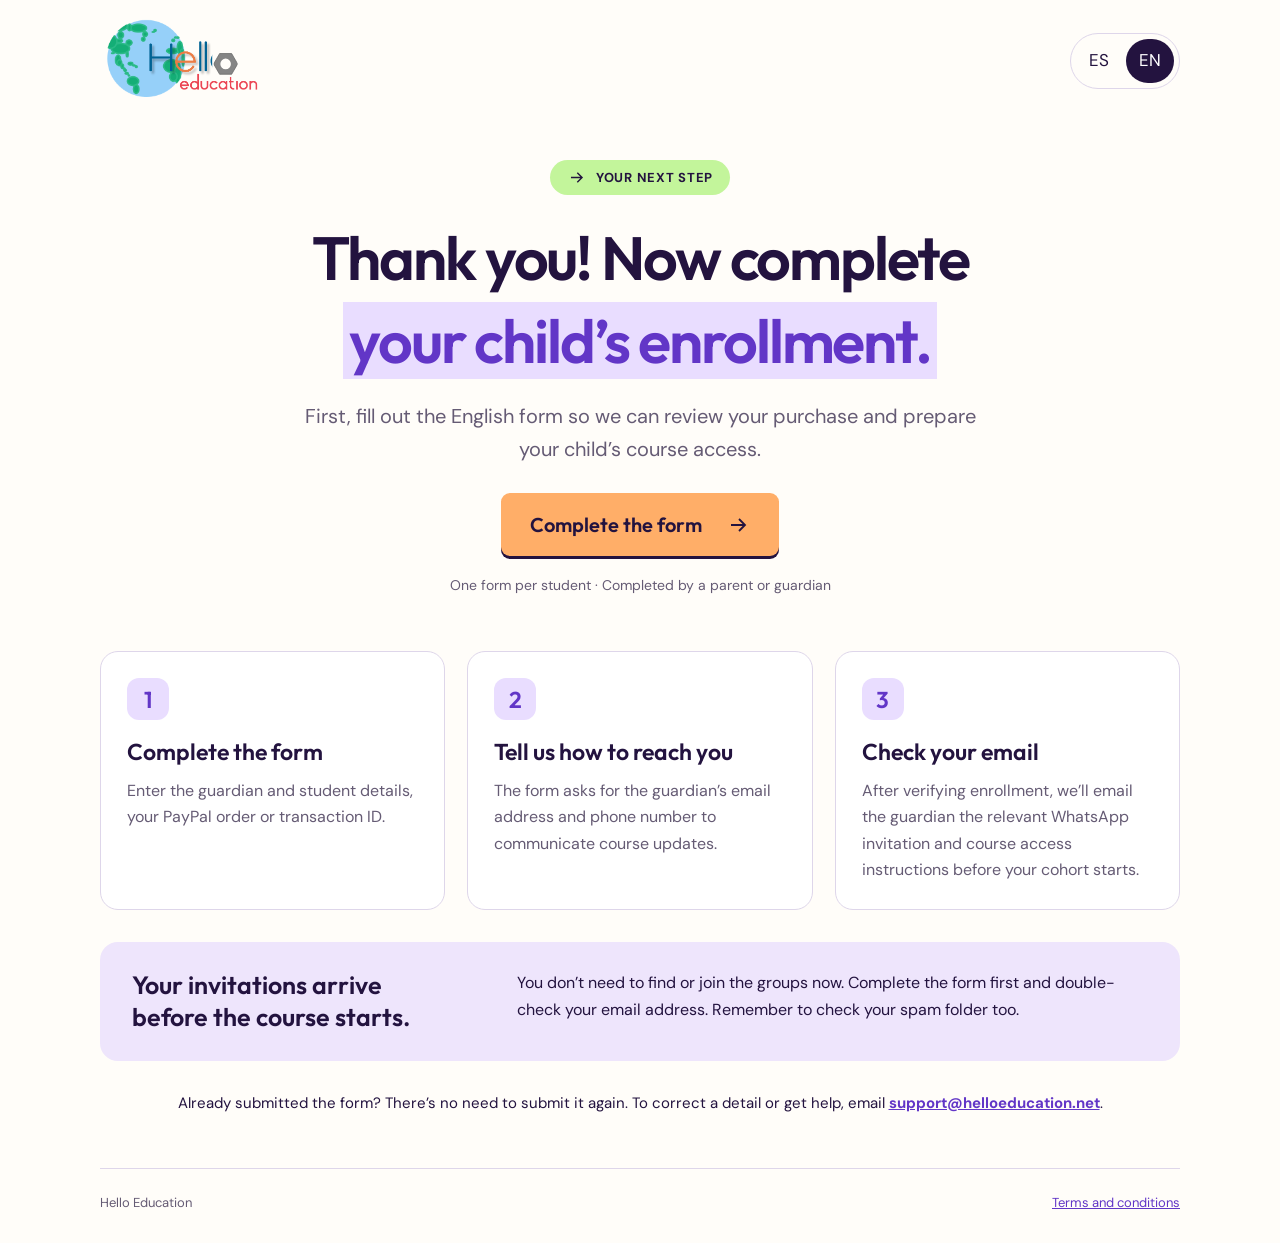
<file: index.html>
<!DOCTYPE html>

<html lang="en">
<head>
<meta charset="utf-8"/>
<meta content="width=device-width,initial-scale=1" name="viewport"/>
<meta content="noindex, nofollow" name="robots"/>
<meta content="strict-origin-when-cross-origin" name="referrer"/>
<title>Thank you | Complete enrollment — Hello Education</title>
<link href="thank-you-assets/world.png" rel="icon" type="image/png"/>
<link href="thank-you-assets/style.css" rel="stylesheet"/>
<script defer="" src="thank-you-assets/config.js"></script>
<script defer="" src="thank-you-assets/page.js"></script>
<script defer src="tracking.js"></script>
  <!-- Google tag (gtag.js) -->
<script async src="https://www.googletagmanager.com/gtag/js?id=G-BK0WB74GTM"></script>
<script>
  window.dataLayer = window.dataLayer || [];
  function gtag(){dataLayer.push(arguments);}
  gtag('js', new Date());

  gtag('config', 'G-BK0WB74GTM');
</script>
</head>
<body data-page-type="thank-you">
<div class="wrap">
<header>
<a aria-label="Hello Education" class="brand" href="/">
<img alt="Hello Education" height="100" src="thank-you-assets/hello-logo.svg" width="170"/></a>
<nav aria-label="Language" class="languages"><a href="/gracias" hreflang="es" lang="es">ES</a>
<a aria-current="page" href="/" hreflang="en" lang="en">EN</a></nav>
</header>
<main>
<section class="hero">
<span class="eyebrow">
<svg aria-hidden="true" fill="none" stroke="currentColor" stroke-width="1.8" viewbox="0 0 24 24">
<path d="M5 12h14M13 6l6 6-6 6"></path>
</svg>YOUR NEXT STEP</span>
<h1>Thank you! Now complete<br/><mark>your child’s enrollment.</mark></h1>
<p class="intro">First, fill out the English form so we can review your purchase and prepare your child’s course access.</p>
<a aria-disabled="true" class="button" data-form-link="" role="link" tabindex="0" data-track="registration-form" data-form-language="en">Complete the form<svg aria-hidden="true" fill="none" stroke="currentColor" stroke-width="1.8" viewbox="0 0 24 24">
<path d="M5 12h14M13 6l6 6-6 6"></path></svg></a>
<p class="micro">One form per student · Completed by a parent or guardian</p>
<p class="fallback" data-unavailable="" tabindex="-1">Unable to open the form? Email <a href="mailto:support@helloeducation.net">support@helloeducation.net</a> and we’ll help you complete enrollment.</p>
<noscript><p>To access the form from this page, enable JavaScript or request the link at support@helloeducation.net.</p></noscript>
</section>
<section aria-label="Next steps" class="steps">
<article class="card"><span aria-hidden="true" class="num">1</span>
<h2>Complete the form</h2>
<p>Enter the guardian and student details, your PayPal order or transaction ID.</p>
</article>
<article class="card">
<span aria-hidden="true" class="num">2</span>
<h2>Tell us how to reach you</h2>
<p>The form asks for the guardian’s email address and phone number to communicate course updates.</p></article><article class="card"><span aria-hidden="true" class="num">3</span><h2>Check your email</h2><p>After verifying enrollment, we’ll email the guardian the relevant WhatsApp invitation and course access instructions before your cohort starts.</p></article></section><aside class="notice"><h2>Your invitations arrive<br/>before the course starts.</h2><p>You don’t need to find or join the groups now. Complete the form first and double-check your email address. Remember to check your spam folder too.</p></aside><p class="help">Already submitted the form? There’s no need to submit it again. To correct a detail or get help, email <a href="mailto:support@helloeducation.net">support@helloeducation.net</a>.</p></main><footer><span>Hello Education</span><a href="https://terms-conditions-helloeducation.netlify.app/?lang=en">Terms and conditions</a></footer></div></body></html>
</file>
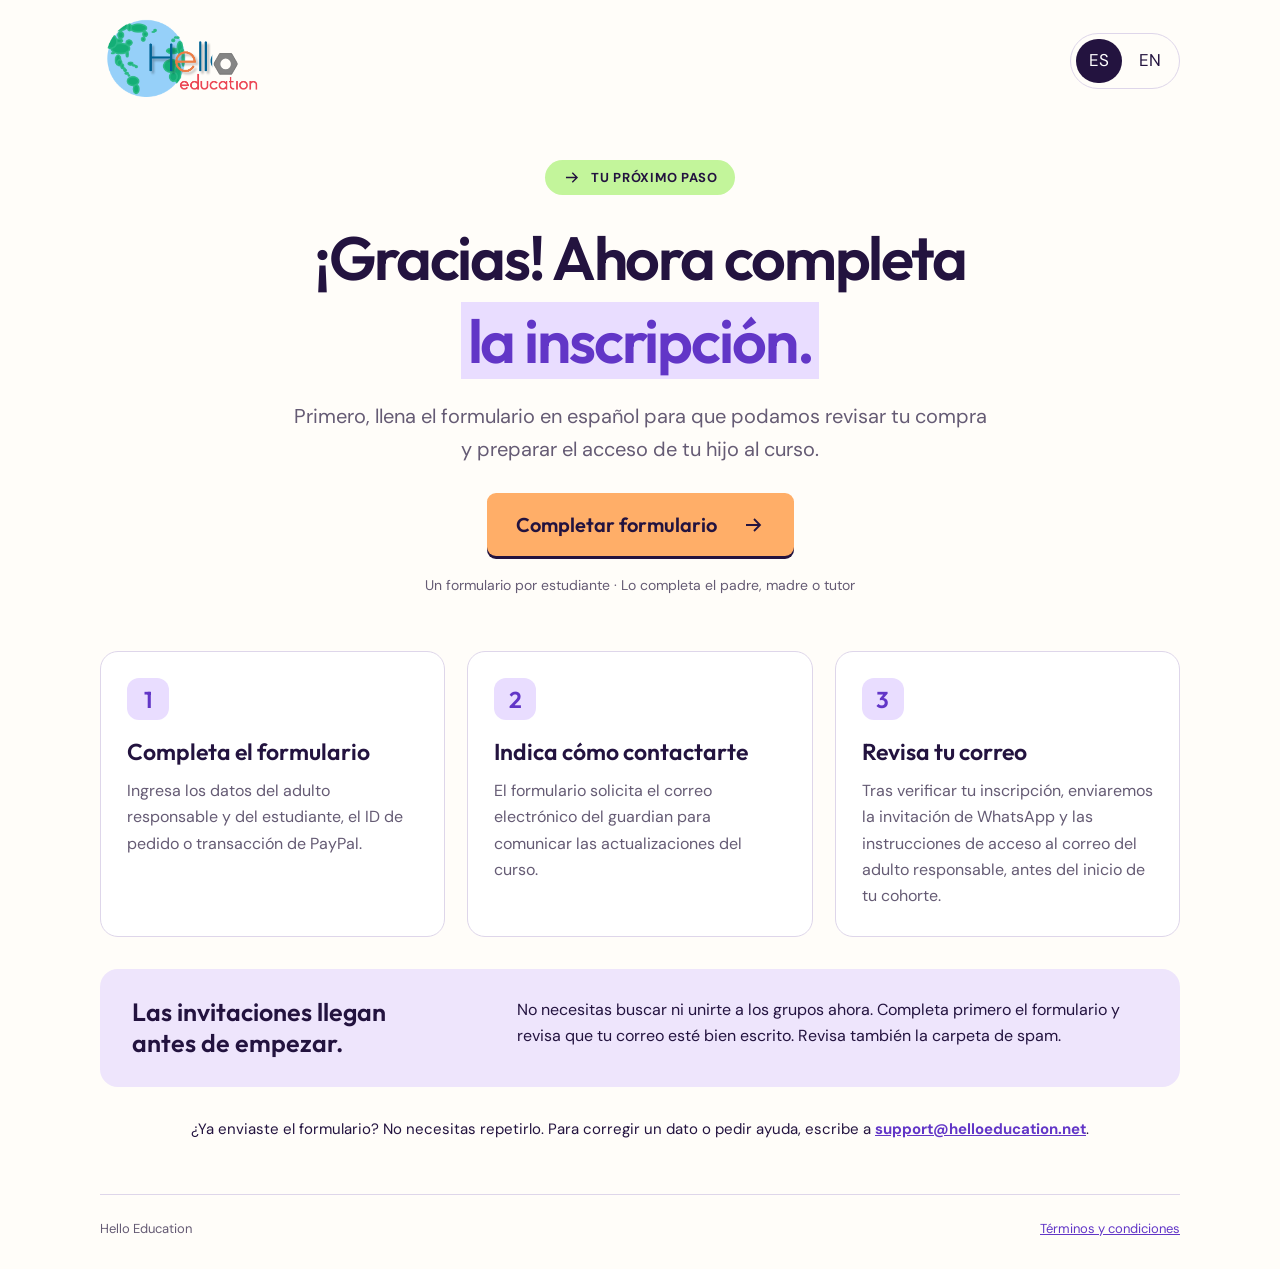
<file: gracias.html>
<!DOCTYPE html>

<html lang="es">
  <head>
    <meta charset="utf-8"/>
    <meta content="width=device-width,initial-scale=1" name="viewport"/>
    <meta content="noindex, nofollow" name="robots"/>
    <meta content="strict-origin-when-cross-origin" name="referrer"/>
    <title>Gracias | Completa tu inscripción — Hello Education</title>
    <link href="thank-you-assets/world.png" rel="icon" type="image/png"/>
    <link href="thank-you-assets/style.css" rel="stylesheet"/>
    <script defer="" src="thank-you-assets/config.js"></script>
    <script defer="" src="thank-you-assets/page.js"></script>
    <script defer src="tracking.js"></script>
    <!-- Google tag (gtag.js) -->
<script async src="https://www.googletagmanager.com/gtag/js?id=G-BK0WB74GTM"></script>
<script>
  window.dataLayer = window.dataLayer || [];
  function gtag(){dataLayer.push(arguments);}
  gtag('js', new Date());

  gtag('config', 'G-BK0WB74GTM');
</script>
  </head>
<body data-page-type="thank-you">
<div class="wrap">
<header>
<a aria-label="Hello Education" class="brand" href="/">
<img alt="Hello Education" height="100" src="thank-you-assets/hello-logo.svg" width="170"/>
</a>
<nav aria-label="Idioma" class="languages">
<a aria-current="page" href="/gracias" hreflang="es" lang="es">ES</a>
<a href="/" hreflang="en" lang="en">EN</a>
</nav>
</header>
<main>
<section class="hero">
<span class="eyebrow">
<svg aria-hidden="true" fill="none" stroke="currentColor" stroke-width="1.8" viewbox="0 0 24 24">
<path d="M5 12h14M13 6l6 6-6 6"></path>
</svg>TU PRÓXIMO PASO</span>
<h1>¡Gracias! Ahora completa<br/><mark>la inscripción.</mark></h1>
<p class="intro">Primero, llena el formulario en español para que podamos revisar tu compra y preparar el acceso de tu hijo al curso.</p>
<a aria-disabled="true" class="button" data-form-link="" role="link" tabindex="0" data-track="registration-form" data-form-language="es">Completar formulario<svg aria-hidden="true" fill="none" stroke="currentColor" stroke-width="1.8" viewbox="0 0 24 24"><path d="M5 12h14M13 6l6 6-6 6"></path></svg></a>
<p class="micro">Un formulario por estudiante · Lo completa el padre, madre o tutor</p>
<p class="fallback" data-unavailable="" tabindex="-1">¿No puedes abrir el formulario? Escríbenos a <a href="mailto:support@helloeducation.net">support@helloeducation.net</a> y te ayudaremos a completar la inscripción.</p>
<noscript>
<p>Para acceder al formulario desde esta página, activa JavaScript o solicita el enlace a support@helloeducation.net.</p>
</noscript>
</section>
<section aria-label="Próximos pasos" class="steps">
<article class="card">
<span aria-hidden="true" class="num">1</span>
<h2>Completa el formulario</h2>
<p>Ingresa los datos del adulto responsable y del estudiante, el ID de pedido o transacción de PayPal.</p>
</article>
<article class="card">
<span aria-hidden="true" class="num">2</span>
<h2>Indica cómo contactarte</h2>
<p>El formulario solicita el correo electrónico del guardian para comunicar las actualizaciones del curso.</p>
</article>
<article class="card">
<span aria-hidden="true" class="num">3</span>
<h2>Revisa tu correo</h2>
<p>Tras verificar tu inscripción, enviaremos la invitación de WhatsApp y las instrucciones de acceso al correo del adulto responsable, antes del inicio de tu cohorte.</p>
</article>
</section><aside class="notice">
<h2>Las invitaciones llegan<br/>antes de empezar.</h2>
<p>No necesitas buscar ni unirte a los grupos ahora. Completa primero el formulario y revisa que tu correo esté bien escrito. Revisa también la carpeta de spam.</p>
</aside>
<p class="help">¿Ya enviaste el formulario? No necesitas repetirlo. Para corregir un dato o pedir ayuda, escribe a <a href="mailto:support@helloeducation.net">support@helloeducation.net</a>.</p></main><footer><span>Hello Education</span><a href="https://terms-conditions-helloeducation.netlify.app/?lang=es">Términos y condiciones</a></footer></div></body></html>
</file>
<file: thank-you-assets/style.css>
@font-face{font-family:Outfit;src:url('fonts/Outfit.ttf') format('truetype');font-weight:100 900;font-display:swap}@font-face{font-family:'DM Sans';src:url('fonts/DMSans.ttf') format('truetype');font-weight:100 1000;font-display:swap}
:root{--ink:#23133f;--purple:#6236c7;--mint:#c3f59b;--orange:#ffae68;--paper:#fffdf9;--muted:#655b74;--line:#ded6ea;--lavender:#e9ddff}*{box-sizing:border-box}body{margin:0;background:var(--paper);color:var(--ink);font:17px/1.65 'DM Sans',sans-serif}a{color:var(--purple)}a:focus-visible{outline:3px solid var(--purple);outline-offset:5px}a,button{-webkit-tap-highlight-color:transparent}[hidden]{display:none!important}.wrap{width:min(1080px,calc(100% - 64px));margin:auto}header{display:flex;align-items:center;justify-content:space-between;min-height:122px;gap:24px}.brand img{width:170px;height:100px;display:block;object-fit:contain}.languages{display:flex;gap:4px;border:1px solid var(--line);border-radius:99px;padding:5px}.languages a{padding:7px 13px;min-height:44px;text-decoration:none;border-radius:99px;color:var(--ink)}.languages a[aria-current=page]{background:var(--ink);color:white}main{padding:38px 0 52px}.hero{text-align:center;max-width:830px;margin:auto}.eyebrow{display:inline-flex;align-items:center;gap:10px;padding:7px 17px;border-radius:99px;background:var(--mint);font-size:13px;font-weight:700;letter-spacing:.055em}.eyebrow svg{width:19px;height:19px}h1,h2,h3,.button{font-family:Outfit,sans-serif}h1{font-size:clamp(38px,5vw,61px);font-weight:600;line-height:1.35;letter-spacing:-.035em;margin:22px 0 18px}mark{color:var(--purple);background:var(--lavender);padding:0 .1em;box-decoration-break:clone;-webkit-box-decoration-break:clone}.intro{font-size:20px;max-width:700px;margin:0 auto 27px;color:var(--muted)}.button{display:inline-flex;align-items:center;justify-content:center;gap:24px;background:var(--orange);color:var(--ink);text-decoration:none;min-height:60px;border-radius:9px;padding:15px 29px;font-size:20px;font-weight:600;box-shadow:0 3px var(--ink)}.button:hover{background:#ff9c48}.button[aria-disabled=true]{opacity:.65;cursor:not-allowed;box-shadow:none}.button svg{width:24px;height:24px}.micro{font-size:14px;color:var(--muted);margin:18px auto 0}.fallback{font-size:15px;max-width:610px;margin:16px auto 0}.steps{display:grid;grid-template-columns:repeat(3,1fr);gap:22px;margin:54px 0 32px}.card{border:1px solid var(--line);border-radius:18px;padding:26px;background:white}.num{display:inline-flex;align-items:center;justify-content:center;background:var(--lavender);color:var(--purple);width:42px;height:42px;border-radius:12px;font:600 23px Outfit}.card h2{font-size:23px;font-weight:600;line-height:1.2;margin:18px 0 12px}.card p{font-size:16px;margin:0;color:var(--muted)}.notice{background:#eee5fc;border-radius:18px;padding:28px 32px;display:grid;grid-template-columns:1fr 1.8fr;gap:35px}.notice h2{font-size:25px;line-height:1.25;font-weight:600;margin:0}.notice p{margin:0;font-size:16px}.help{text-align:center;margin:30px 0 0;font-size:15px}.help a{font-weight:700}footer{border-top:1px solid var(--line);padding:23px 0 30px;font-size:13px;color:var(--muted);display:flex;justify-content:space-between;gap:20px}footer p{margin:0;max-width:690px}footer span{white-space:nowrap}@media(max-width:760px){.wrap{width:calc(100% - 36px)}header{min-height:98px}.brand img{width:142px;height:84px}main{padding-top:24px}h1{font-size:38px}.intro{font-size:18px}.button{font-size:18px;padding:15px 22px;width:100%;max-width:390px}.steps{grid-template-columns:1fr;margin-top:38px;gap:16px}.card{padding:23px}.card h2{margin-top:13px}.notice{grid-template-columns:1fr;gap:14px;padding:25px}footer{display:block}footer span{display:block;margin-top:12px}.micro{max-width:330px}}
</file>
